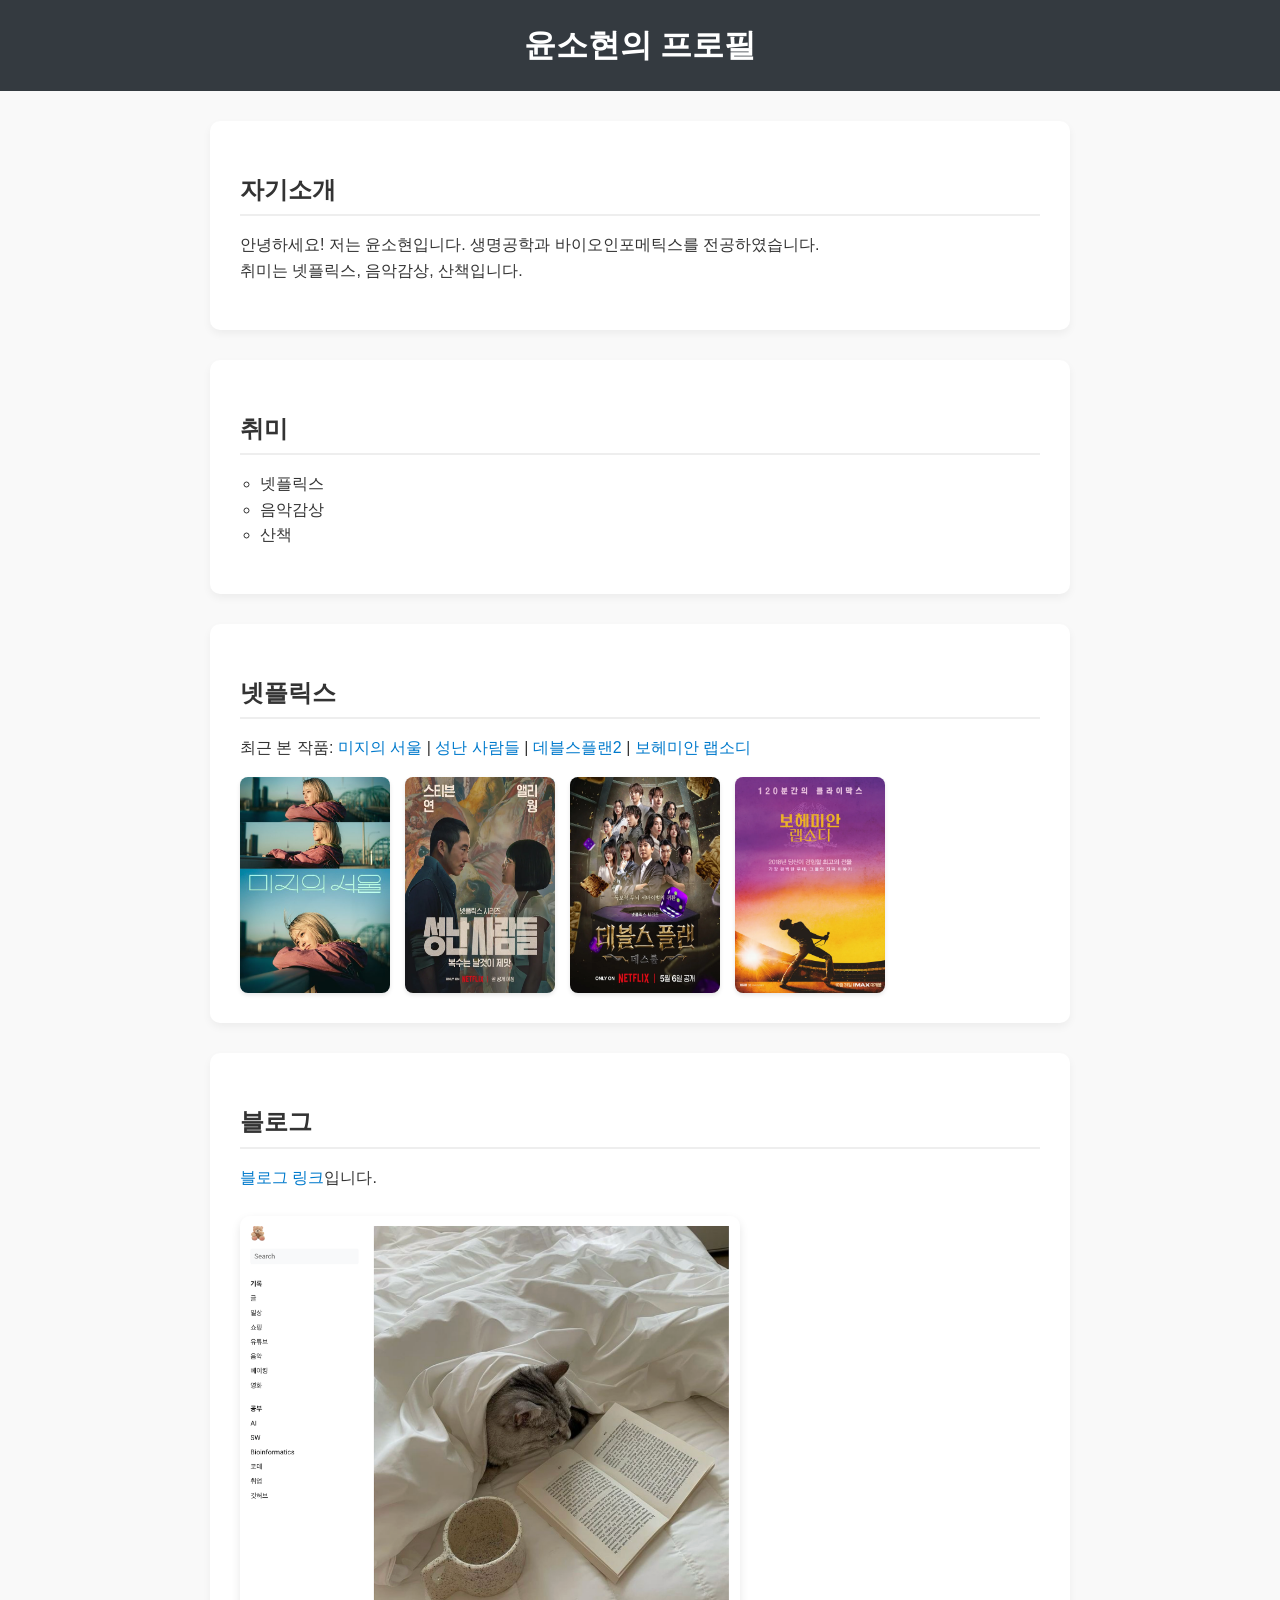
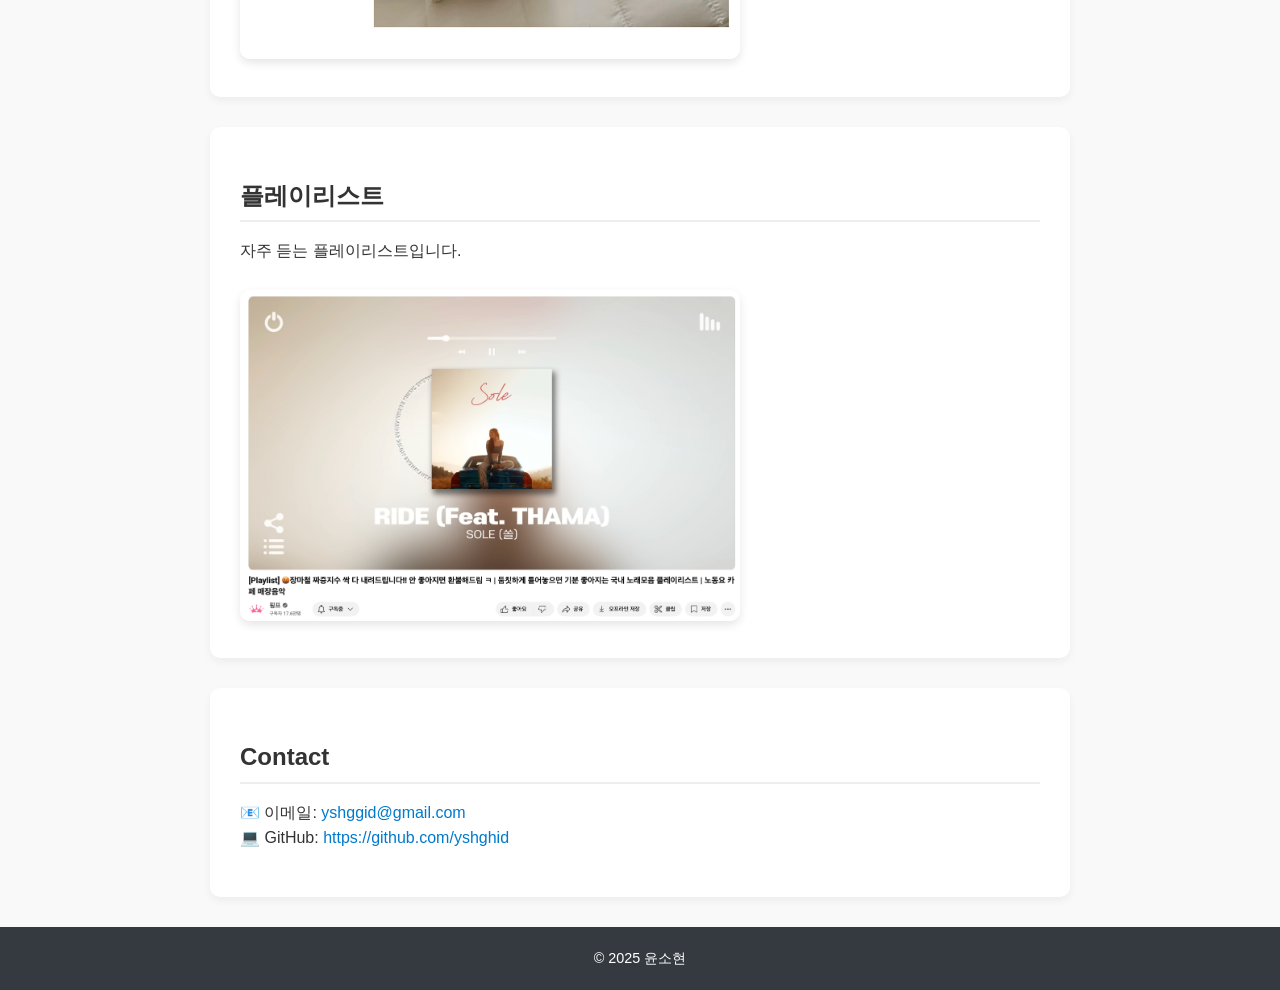
<file: Experience/SKALA/cloud/01-Docker-배포-실습/src/index.html>
<!DOCTYPE html>
<html lang="ko">
<head>
  <meta charset="UTF-8">
  <title>윤소현의 프로필</title>
  <style>
    /* 기본 스타일 */
    body {
      font-family: 'Segoe UI', sans-serif;
      line-height: 1.6;
      background-color: #f9f9f9;
      color: #333;
      margin: 0;
      padding: 0;
    }

    header, footer {
      background-color: #343a40;
      color: white;
      text-align: center;
      padding: 20px 0;
    }

    header h1 {
      margin: 0;
      font-size: 2rem;
    }

    section {
      background-color: white;
      max-width: 800px;
      margin: 30px auto;
      padding: 30px;
      border-radius: 10px;
      box-shadow: 0 4px 8px rgba(0,0,0,0.05);
    }

    h2 {
      color: #333;
      margin-bottom: 15px;
      border-bottom: 2px solid #eee;
      padding-bottom: 5px;
    }

    ul {
      list-style: circle;
      padding-left: 20px;
    }

    a {
      color: #007acc;
      text-decoration: none;
    }

    a:hover {
      text-decoration: underline;
    }

    /* 넷플릭스 썸네일 */
    .netflix-thumbnails {
      display: flex;
      flex-wrap: wrap;
      gap: 15px;
      margin-top: 10px;
    }

    .netflix-thumbnails img {
      width: 150px;
      border-radius: 8px;
      transition: transform 0.2s, box-shadow 0.2s;
      box-shadow: 0 2px 4px rgba(0,0,0,0.1);
    }

    .netflix-thumbnails img:hover {
      transform: scale(1.05);
      box-shadow: 0 4px 8px rgba(0,0,0,0.2);
    }

    /* 블로그 이미지 */
    .blog-image {
      width: 100%;
      max-width: 500px;
      border-radius: 10px;
      margin-top: 10px;
      box-shadow: 0 4px 10px rgba(0,0,0,0.1);
    }

    /* footer */
    footer p {
      margin: 0;
      font-size: 0.9rem;
    }

    /* 반응형 */
    @media (max-width: 600px) {
      .netflix-thumbnails {
        flex-direction: column;
        align-items: center;
      }

      .netflix-thumbnails img {
        width: 80%;
      }
    }
        /* 추가 */
    .playlist-img {
    width: 100%;
    max-width: 500px;
    border-radius: 10px;
    margin-top: 10px;
    box-shadow: 0 4px 10px rgba(0, 0, 0, 0.1);
    transition: transform 0.2s, box-shadow 0.2s;
    }

    .playlist-img:hover {
    transform: scale(1.03);
    box-shadow: 0 8px 16px rgba(0, 0, 0, 0.15);
    }
  </style>
</head>
<body>

  <!-- 헤더 -->
  <header>
    <h1>윤소현의 프로필</h1>
  </header>

  <!-- 자기소개 -->
  <section>
    <h2>자기소개</h2>
    <p>안녕하세요! 저는 윤소현입니다. 생명공학과 바이오인포메틱스를 전공하였습니다.<br>취미는 넷플릭스, 음악감상, 산책입니다.</p>
  </section>

  <!-- 취미 -->
  <section>
    <h2>취미</h2>
    <ul>
      <li>넷플릭스</li>
      <li>음악감상</li>
      <li>산책</li>
    </ul>
  </section>

  <!-- 넷플릭스 -->
  <section>
    <h2>넷플릭스</h2>
    <p>최근 본 작품:
      <a href="https://www.netflix.com/search?q=%EB%AF%B8%EC%A7%80%EC%9D%98&jbv=82024804" target="_blank">미지의 서울</a> |
      <a href="https://www.netflix.com/search?q=%EC%84%B1%EB%82%9C&jbv=81447461" target="_blank">성난 사람들</a> |
      <a href="https://www.netflix.com/search?q=%EB%8D%B0%EB%B8%94%EC%8A%A4&jbv=81653386" target="_blank">데블스플랜2</a> |
      <a href="https://www.netflix.com/browse?jbv=80994899" target="_blank">보헤미안 랩소디</a>
    </p>
    <div class="netflix-thumbnails">
      <img src="media/net1.jpg" alt="미지의 서울" title="미지의 서울">
      <img src="media/net2.jpg" alt="성난 사람들" title="성난 사람들">
      <img src="media/net3.jpg" alt="데블스플랜2" title="데블스플랜2">
      <img src="media/net4.jpg" alt="보헤미안 랩소디" title="보헤미안 랩소디">
    </div>
  </section>

  <!-- 블로그 -->
  <section>
    <h2>블로그</h2>
    <p><a href="https://yshghid.github.io/" target="_blank">블로그 링크</a>입니다.</p>
    <img src="media/blog.jpg" alt="블로그 이미지" class="blog-image">
  </section>

  <!-- 플레이리스트 -->
  <section>
    <h2>플레이리스트</h2>
    <p>자주 듣는 플레이리스트입니다.</p>
    <a href="https://www.youtube.com/watch?v=gmLyLvyLiUU&t=793s" target="_blank">
      <img src="media/playlist.jpg" alt="플레이리스트 이미지" class="playlist-img">
    </a>
  </section>

  <!-- 연락처 -->
  <section>
    <h2>Contact</h2>
    <p>
      📧 이메일: <a href="mailto:yshggid@gmail.com">yshggid@gmail.com</a><br>
      💻 GitHub: <a href="https://github.com/yshghid" target="_blank">https://github.com/yshghid</a>
    </p>
  </section>

  <!-- 푸터 -->
  <footer>
    <p>© 2025 윤소현</p>
  </footer>

</body>
</html>
</file>
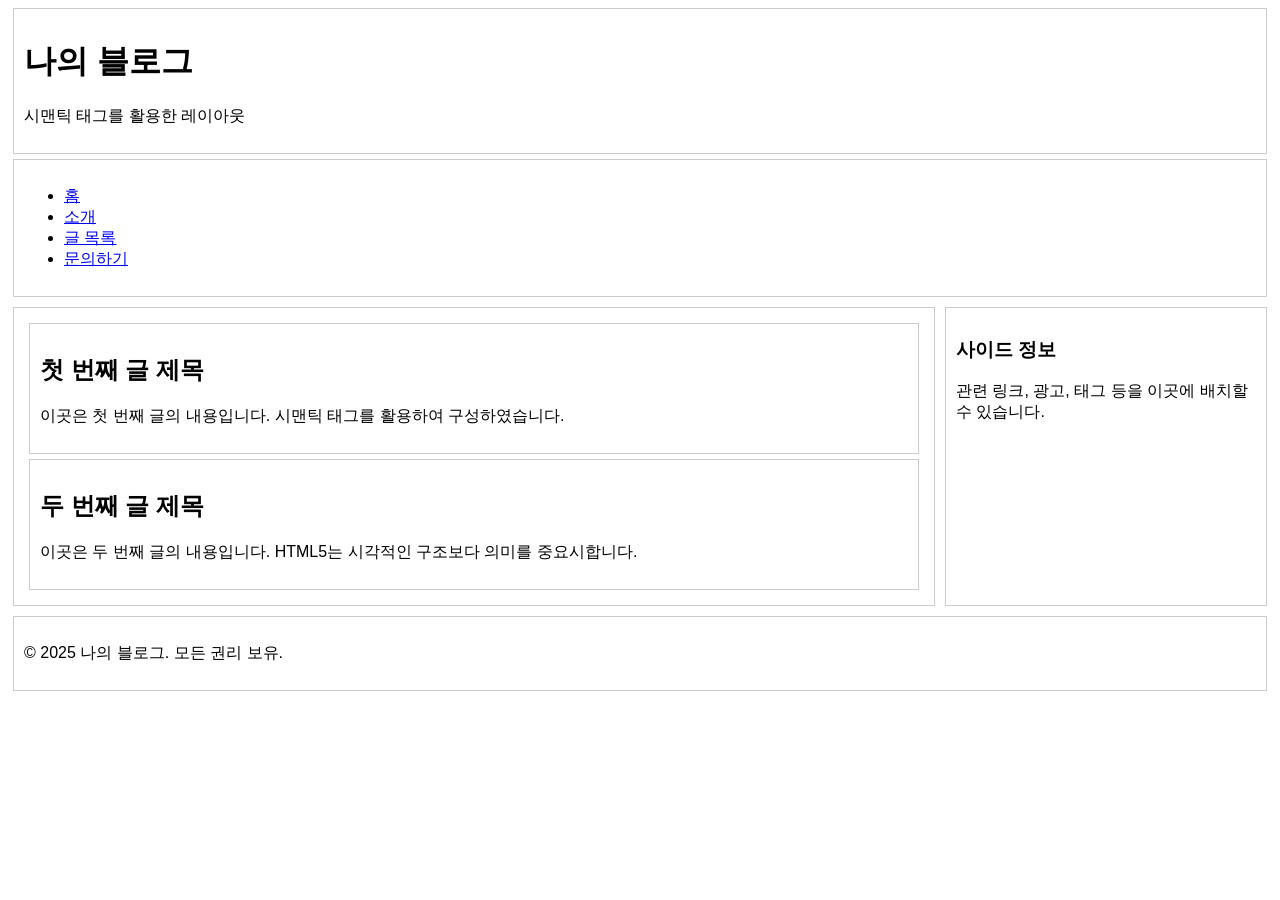
<file: Experience/SKALA/html-css/01-시맨틱-태그.html>
<!DOCTYPE html>
<html lang="ko">
  <head>
    <meta charset="UTF-8" />
    <meta name="viewport" content="width=device-width, initial-scale=1.0" />
    <title>HTML5 시맨틱 태그 예제</title>
    <style>
      header,
      nav,
      section,
      article,
      aside,
      footer {
        border: 1px solid #ccc;
        padding: 10px;
        margin: 5px;
      }
      body {
        font-family: Arial, sans-serif;
      }
      main {
        display: flex;
      }
      section {
        flex: 3;
      }
      aside {
        flex: 1;
      }
    </style>
  </head>
  <body>
    <header>
      <h1>나의 블로그</h1>
      <p>시맨틱 태그를 활용한 레이아웃</p>
    </header>

    <nav>
      <ul>
        <li><a href="#">홈</a></li>
        <li><a href="#">소개</a></li>
        <li><a href="#">글 목록</a></li>
        <li><a href="#">문의하기</a></li>
      </ul>
    </nav>

    <main>
      <section>
        <article>
          <h2>첫 번째 글 제목</h2>
          <p>
            이곳은 첫 번째 글의 내용입니다. 시맨틱 태그를 활용하여
            구성하였습니다.
          </p>
        </article>

        <article>
          <h2>두 번째 글 제목</h2>
          <p>
            이곳은 두 번째 글의 내용입니다. HTML5는 시각적인 구조보다 의미를
            중요시합니다.
          </p>
        </article>
      </section>

      <aside>
        <h3>사이드 정보</h3>
        <p>관련 링크, 광고, 태그 등을 이곳에 배치할 수 있습니다.</p>
      </aside>
    </main>

    <footer>
      <p>&copy; 2025 나의 블로그. 모든 권리 보유.</p>
    </footer>
  </body>
</html>
</file>
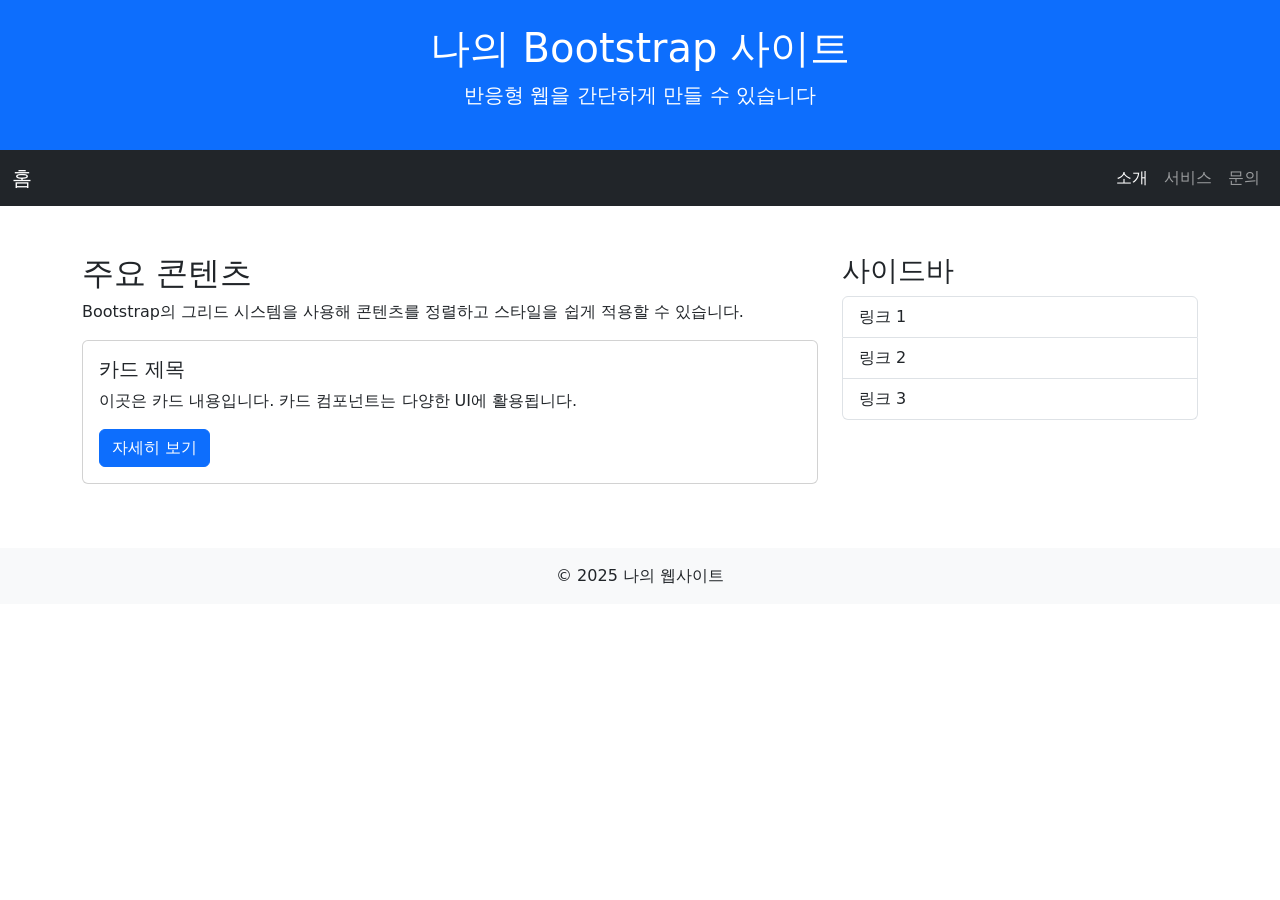
<file: Experience/SKALA/html-css/02-bootstrap.html>
<!DOCTYPE html>
<html lang="ko">
<head>
  <meta charset="UTF-8">
  <meta name="viewport" content="width=device-width, initial-scale=1">
  <title>Bootstrap 예제</title>

  <!-- Bootstrap 5 CDN -->
  <link href="https://cdn.jsdelivr.net/npm/bootstrap@5.3.3/dist/css/bootstrap.min.css" rel="stylesheet">
</head>
<body>

  <!-- 헤더 -->
  <header class="bg-primary text-white text-center py-4">
    <h1>나의 Bootstrap 사이트</h1>
    <p class="lead">반응형 웹을 간단하게 만들 수 있습니다</p>
  </header>

  <!-- 내비게이션 바 -->
  <nav class="navbar navbar-expand-lg navbar-dark bg-dark">
    <div class="container-fluid">
      <a class="navbar-brand" href="#">홈</a>
      <button class="navbar-toggler" type="button" data-bs-toggle="collapse" data-bs-target="#navbarNav">
        <span class="navbar-toggler-icon"></span>
      </button>
      <div class="collapse navbar-collapse" id="navbarNav">
        <ul class="navbar-nav ms-auto">
          <li class="nav-item"><a class="nav-link active" href="#">소개</a></li>
          <li class="nav-item"><a class="nav-link" href="#">서비스</a></li>
          <li class="nav-item"><a class="nav-link" href="#">문의</a></li>
        </ul>
      </div>
    </div>
  </nav>

  <!-- 메인 콘텐츠 -->
  <main class="container my-5">
    <div class="row">
      <!-- 본문 -->
      <section class="col-md-8">
        <h2>주요 콘텐츠</h2>
        <p>Bootstrap의 그리드 시스템을 사용해 콘텐츠를 정렬하고 스타일을 쉽게 적용할 수 있습니다.</p>

        <!-- 카드 컴포넌트 예제 -->
        <div class="card mb-3">
          <div class="card-body">
            <h5 class="card-title">카드 제목</h5>
            <p class="card-text">이곳은 카드 내용입니다. 카드 컴포넌트는 다양한 UI에 활용됩니다.</p>
            <a href="#" class="btn btn-primary">자세히 보기</a>
          </div>
        </div>
      </section>

      <!-- 사이드바 -->
      <aside class="col-md-4">
        <h3>사이드바</h3>
        <ul class="list-group">
          <li class="list-group-item">링크 1</li>
          <li class="list-group-item">링크 2</li>
          <li class="list-group-item">링크 3</li>
        </ul>
      </aside>
    </div>
  </main>

  <!-- 푸터 -->
  <footer class="bg-light text-center py-3">
    <p class="mb-0">&copy; 2025 나의 웹사이트</p>
  </footer>

  <!-- Bootstrap JS (기능 작동을 위해 필요) -->
  <script src="https://cdn.jsdelivr.net/npm/bootstrap@5.3.3/dist/js/bootstrap.bundle.min.js"></script>
</body>
</html>
</file>
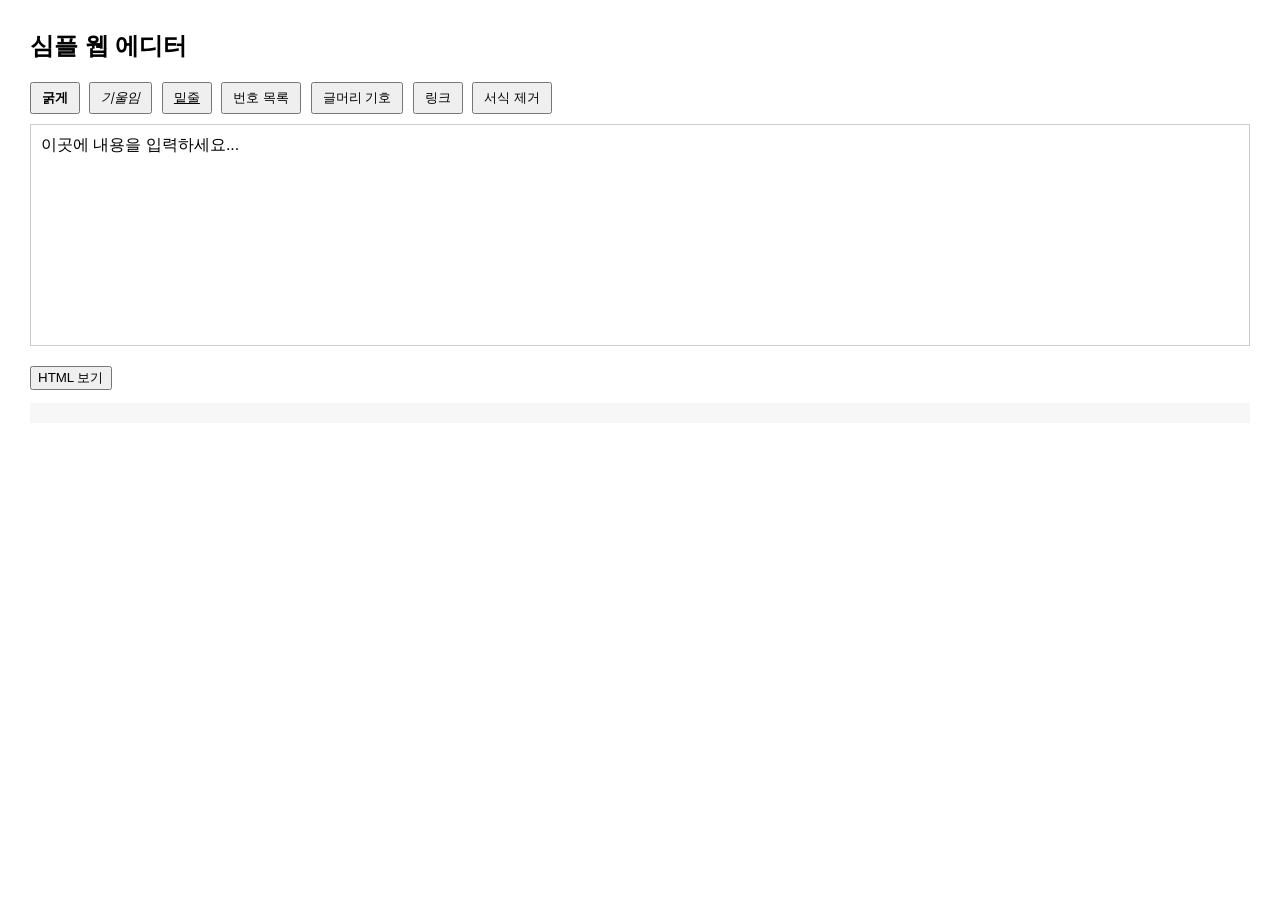
<file: Experience/SKALA/html-css/03-심플-웹에디터.html>
<!DOCTYPE html>
<html lang="ko">
<head>
  <meta charset="UTF-8">
  <title>심플 웹 에디터</title>
  <style>
    body {
      font-family: Arial, sans-serif;
      margin: 30px;
    }

    .toolbar {
      margin-bottom: 10px;
    }

    .toolbar button {
      margin-right: 5px;
      padding: 5px 10px;
    }

    #editor {
      border: 1px solid #ccc;
      padding: 10px;
      min-height: 200px;
      outline: none;
    }
  </style>
</head>
<body>

  <h2>심플 웹 에디터</h2>

  <!-- 🛠️ 툴바 -->
  <div class="toolbar">
    <button onclick="execCmd('bold')"><b>굵게</b></button>
    <button onclick="execCmd('italic')"><i>기울임</i></button>
    <button onclick="execCmd('underline')"><u>밑줄</u></button>
    <button onclick="execCmd('insertOrderedList')">번호 목록</button>
    <button onclick="execCmd('insertUnorderedList')">글머리 기호</button>
    <button onclick="execCmd('createLink', prompt('링크 주소를 입력하세요:'))">링크</button>
    <button onclick="execCmd('removeFormat')">서식 제거</button>
  </div>

  <!-- ✍️ 에디터 영역 -->
  <div id="editor" contenteditable="true">
    이곳에 내용을 입력하세요...
  </div>

  <!-- 📜 결과 보기 버튼 -->
  <div style="margin-top: 20px;">
    <button onclick="showResult()">HTML 보기</button>
    <pre id="output" style="background: #f7f7f7; padding: 10px;"></pre>
  </div>

  <!-- 🧠 기능 스크립트 -->
  <script>
    function execCmd(command, value = null) {
      document.execCommand(command, false, value);
    }

    function showResult() {
      const html = document.getElementById("editor").innerHTML;
      document.getElementById("output").textContent = html;
    }
  </script>

</body>
</html>
</file>
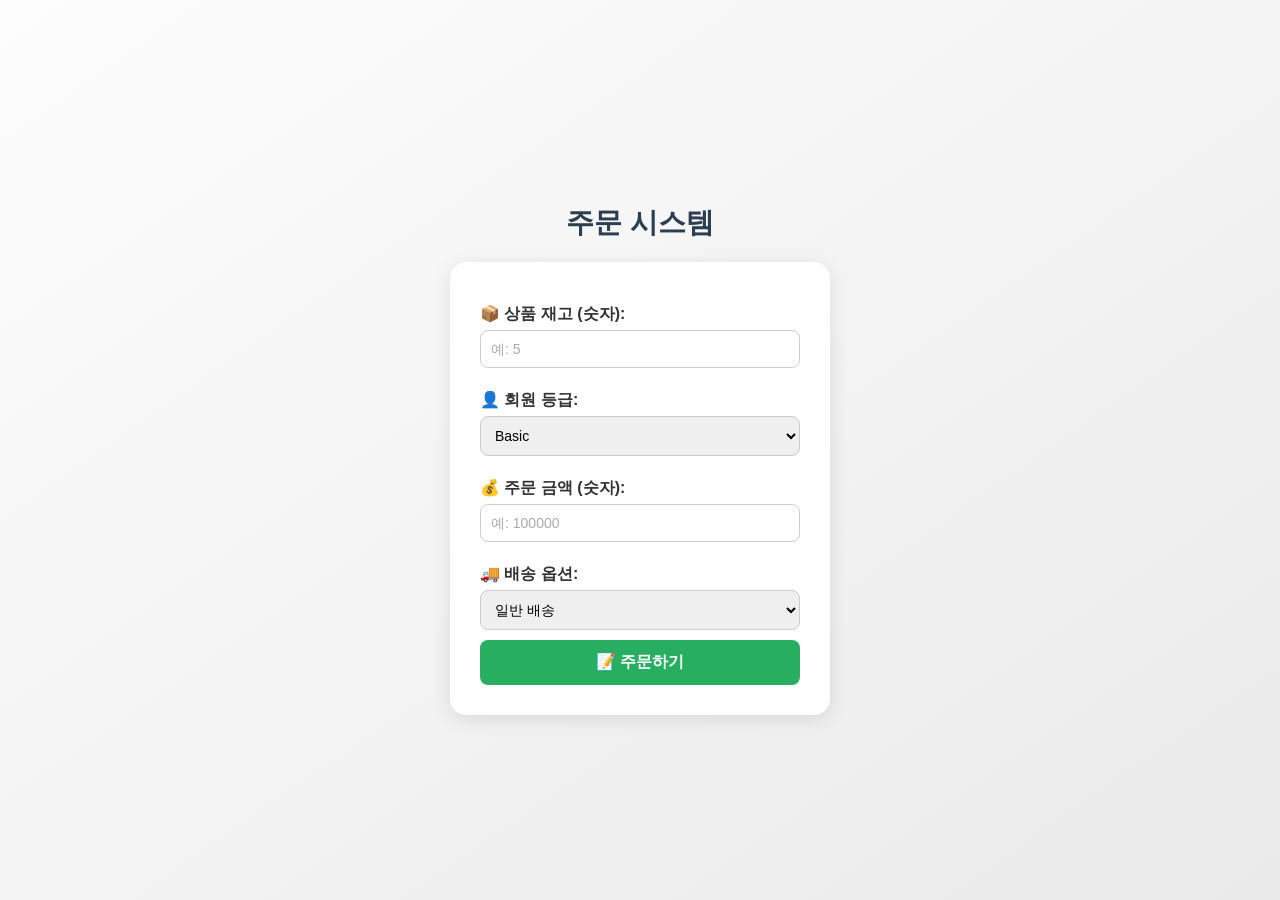
<file: Experience/SKALA/javascript/01-쇼핑몰-웹페이지-실습/order.html>
<!DOCTYPE html>
<html lang="ko">
<head>
  <meta charset="UTF-8" />
  <title>주문 시스템</title>
  <link rel="stylesheet" href="style.css" />
</head>
<body>
  <div class="container">
    <h1>주문 시스템</h1>
    <div class="order-card">
      <label for="stock">📦 상품 재고 (숫자):</label>
      <input type="number" id="stock" min="0" placeholder="예: 5" required />

      <label for="membership">👤 회원 등급:</label>
      <select id="membership">
        <option value="Basic">Basic</option>
        <option value="Gold">Gold</option>
        <option value="VIP">VIP</option>
      </select>

      <label for="amount">💰 주문 금액 (숫자):</label>
      <input type="number" id="amount" min="0" placeholder="예: 100000" required />

      <label for="shipping">🚚 배송 옵션:</label>
      <select id="shipping">
        <option value="standard">일반 배송</option>
        <option value="fast">빠른 배송</option>
      </select>

      <button onclick="handleOrder()">📝 주문하기</button>
    </div>
  </div>

  <script src="script.js"></script>
</body>
</html>
</file>
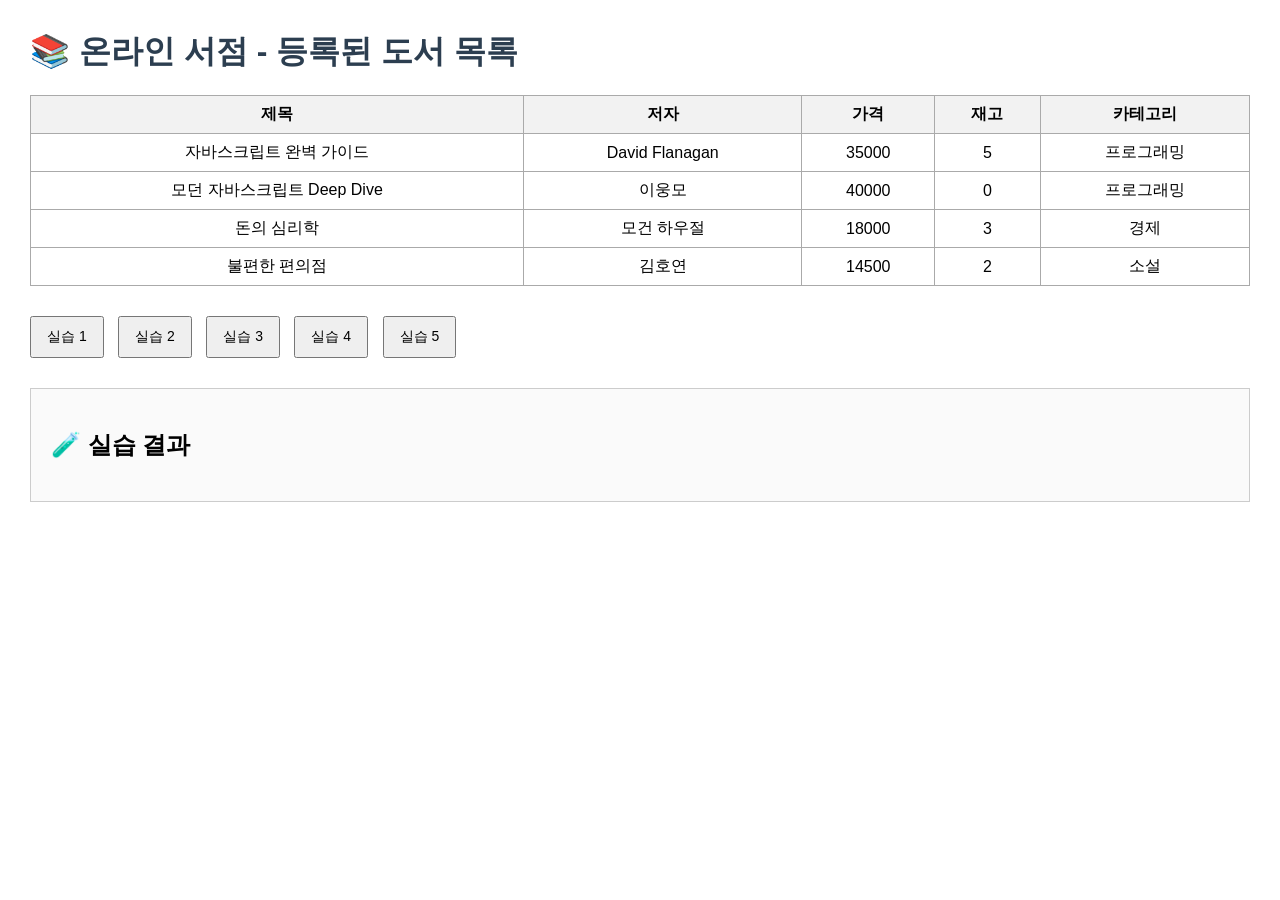
<file: Experience/SKALA/javascript/02-온라인-서점-실습/실습.html>
<!DOCTYPE html>
<html lang="ko">
<head>
  <meta charset="UTF-8" />
  <title>온라인 서점</title>
  <style>
    body {
      font-family: Arial, sans-serif;
      margin: 30px;
    }
    h1 {
      color: #2c3e50;
    }
    table {
      margin-top: 20px;
      width: 100%;
      border-collapse: collapse;
    }
    th, td {
      border: 1px solid #aaa;
      padding: 8px;
      text-align: center;
    }
    th {
      background-color: #f2f2f2;
    }
    .buttons {
      margin-top: 30px;
    }
    .buttons button {
      margin-right: 10px;
      padding: 10px 15px;
      font-size: 14px;
    }
    #resultArea {
      margin-top: 30px;
      padding: 20px;
      border: 1px solid #ccc;
      background-color: #fafafa;
    }
    td.stock-updated {
      color: red;
      font-weight: bold;
    }
  </style>
</head>
<body>

  <h1>📚 온라인 서점 - 등록된 도서 목록</h1>

  <table id="bookTable">
    <thead>
      <tr>
        <th>제목</th>
        <th>저자</th>
        <th>가격</th>
        <th>재고</th>
        <th>카테고리</th>
      </tr>
    </thead>
    <tbody>
      <!-- 도서 목록 표시 -->
    </tbody>
  </table>

  <div class="buttons">
    <button onclick="exercise1()">실습 1</button>
    <button onclick="exercise2()">실습 2</button>
    <button onclick="exercise3()">실습 3</button>
    <button onclick="exercise4()">실습 4</button>
    <button onclick="exercise5()">실습 5</button>
  </div>

  <div id="resultArea">
    <h2>🧪 실습 결과</h2>
    <ul id="resultList"></ul>
  </div>

  <script src="실습.js"></script>
</body>
</html>
</file>
<file: Experience/SKALA/javascript/01-쇼핑몰-웹페이지-실습/style.css>
body {
    margin: 0;
    padding: 0;
    font-family: 'Segoe UI', sans-serif;
    background: linear-gradient(145deg, #fdfdfd, #eaeaea);
    display: flex;
    justify-content: center;
    align-items: center;
    min-height: 100vh;
  }
  
  .container {
    text-align: center;
  }
  
  h1 {
    margin-bottom: 20px;
    color: #2c3e50;
    font-size: 28px;
  }
  
  .order-card {
    background-color: white;
    padding: 30px;
    border-radius: 16px;
    box-shadow: 0 4px 20px rgba(0,0,0,0.1);
    width: 320px;
    display: flex;
    flex-direction: column;
    align-items: stretch;
  }
  
  label {
    text-align: left;
    margin: 12px 0 5px;
    font-weight: 600;
    color: #333;
  }
  
  input, select {
    padding: 10px;
    border: 1px solid #ccc;
    border-radius: 8px;
    margin-bottom: 10px;
    font-size: 14px;
  }
  
  button {
    background-color: #27ae60;
    color: white;
    font-weight: bold;
    padding: 12px;
    border: none;
    border-radius: 8px;
    font-size: 16px;
    cursor: pointer;
    transition: background-color 0.3s;
  }
  
  button:hover {
    background-color: #219150;
  }
  
  input::placeholder {
    color: #aaa;
  }
</file>
